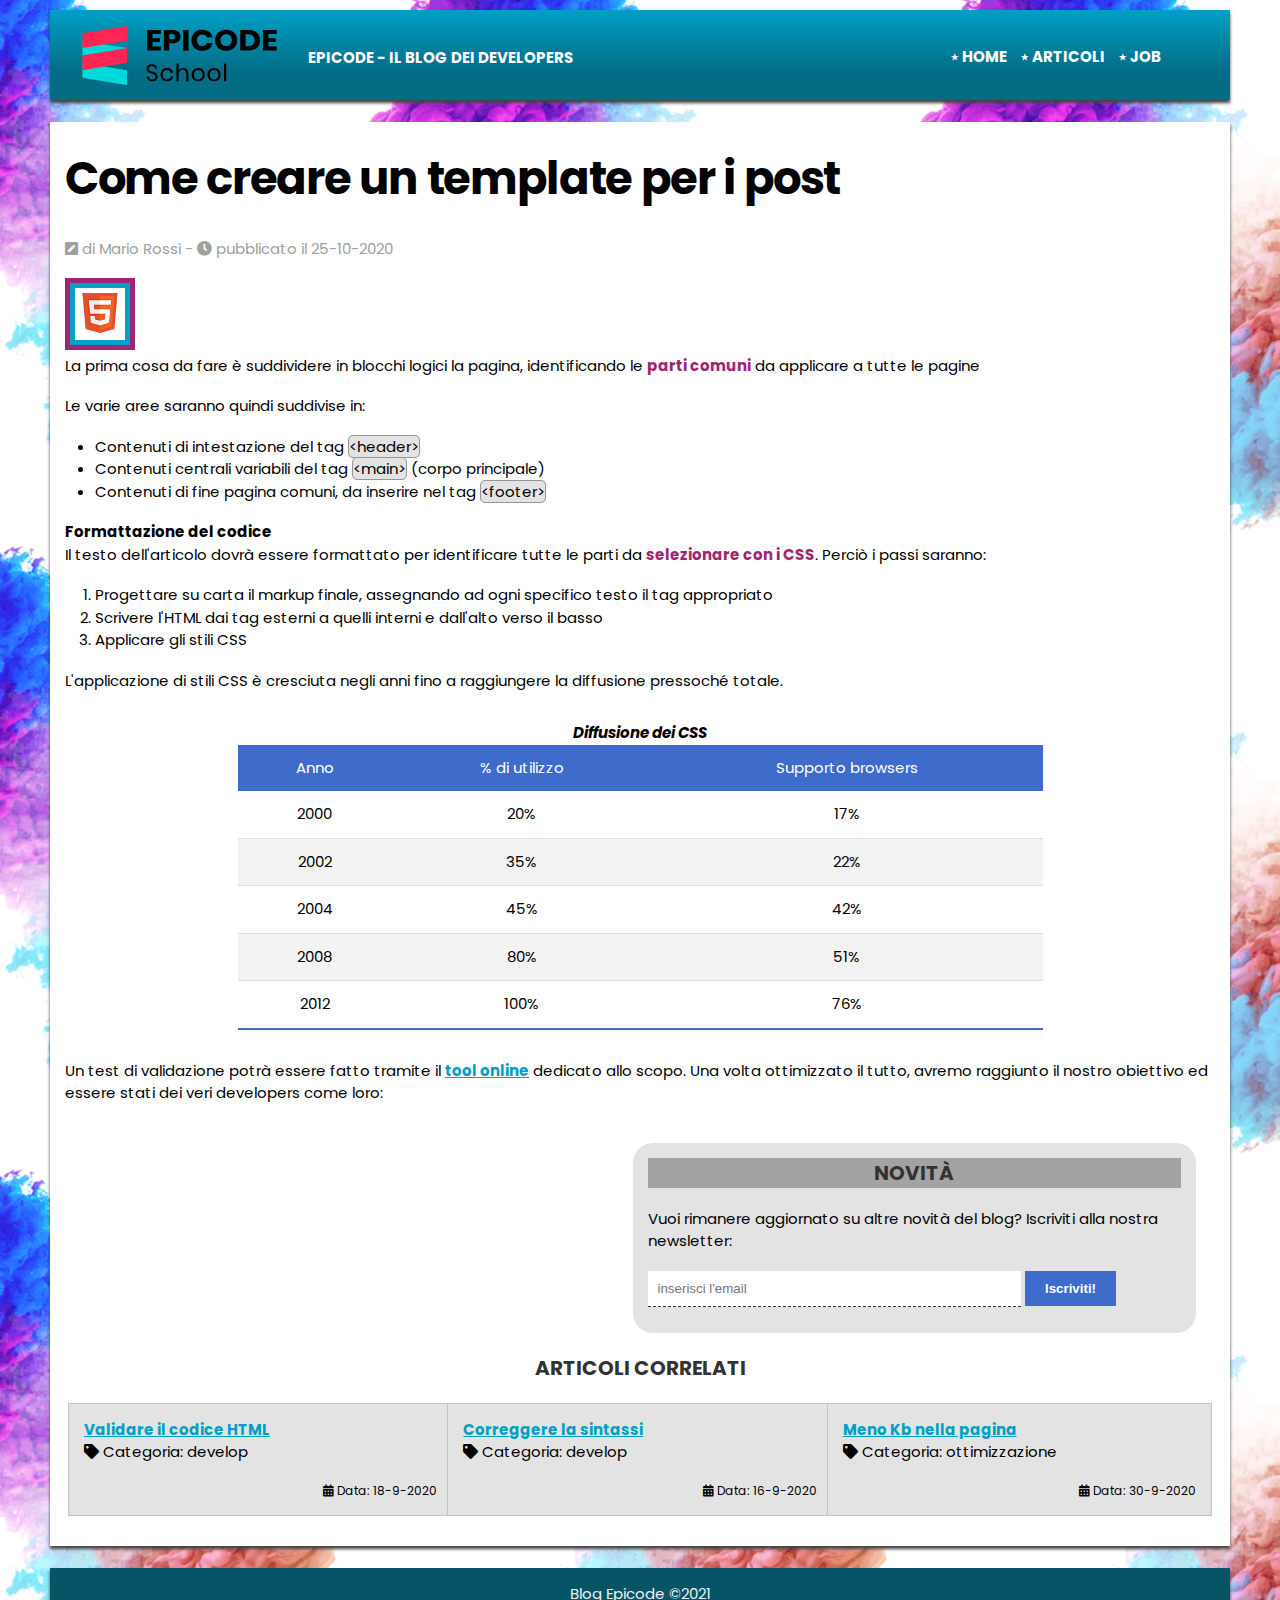
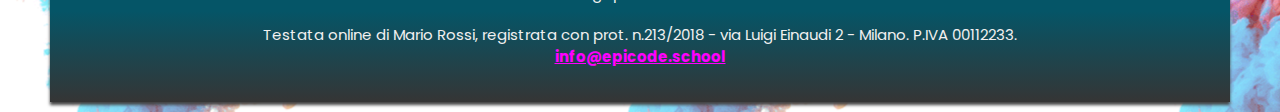
<file: Day 1/index.html>
<!DOCTYPE html>
<html lang="it">

<head>
    <meta charset="utf-8">
    <title>Sviluppo di una pagina web - Blog Epicode</title>
    <meta name="description"
        content="Primi passi operativi per creare un modello di pagina HTML per un post. Scopri come iniziare in modo facile.">
    <meta name="viewport" content="width=device-width, initial-scale=1">
    <link rel="preconnect" href="https://fonts.gstatic.com">
    <link href="https://fonts.googleapis.com/css2?family=Poppins&display=swap" rel="stylesheet">
    <link rel="stylesheet" href="./assets/css/font-awesome.css">
    <link rel="stylesheet" href="./assets/css/reset.css">
    <link rel="stylesheet" href="./assets/css/style.css">
</head>

<body>
    <header>
        <div>
            <img src="./assets/img/logo.svg" alt="logo del blog" width="250" height="60">
            <p>Epicode - Il blog dei developers</p>
        </div>
        <nav>
            <ul>
                <li><a href="index.html" title="Home Page">Home</a></li>
                <li><a href="articoli.html" title="Elenco degli articoli tecnici pubblicati">Articoli</a></li>
                <li><a href="contatti.html" title="Candidati inviando un tuo cv">Job</a></li>
            </ul>
        </nav>

    </header>

    <hr>

    <main>
        <article>
            <h1>Come creare un template per i post</h1>
            <p><i class="fas fa-pen-square"></i> di Mario Rossi - <span><i class="fas fa-clock"></i> pubblicato il
                    25-10-2020</span></p>
            <div id="container1">
                <div id="container2"><img src="assets/img/badge.png" alt="Logo HTML5"></div>
            </div>  
            <p>La prima cosa da fare è suddividere in blocchi logici la pagina, identificando le <strong>parti
                    comuni</strong> da applicare a tutte le pagine</p>

            <p>Le varie aree saranno quindi suddivise in:</p>
            <ul>
                <li>Contenuti di intestazione del tag <code>&lt;header&gt;</code></li>
                <li>Contenuti centrali variabili del tag <code>&lt;main&gt;</code> (corpo principale)</li>
                <li>Contenuti di fine pagina comuni, da inserire nel tag <code>&lt;footer&gt;</code></li>
            </ul>

            <h2>Formattazione del codice</h2>
            <p>Il testo dell'articolo dovrà essere formattato per identificare tutte le parti da <strong>selezionare con
                    i CSS</strong>. Perciò i passi saranno:</p>
            <ol>
                <li>Progettare su carta il markup finale, assegnando ad ogni specifico testo il tag appropriato</li>
                <li>Scrivere l'HTML dai tag esterni a quelli interni e dall'alto verso il basso</li>
                <li>Applicare gli stili CSS</li>
            </ol>

            <p>L'applicazione di stili CSS è cresciuta negli anni fino a raggiungere la diffusione pressoché totale.</p>

            <table>
                <caption>Diffusione dei CSS</caption>
                <thead>
                    <tr>
                        <th>Anno</th>
                        <th>% di utilizzo</th>
                        <th>Supporto browsers</th>
                    </tr>
                </thead>
                <tbody>
                    <tr>
                        <td>2000</td>
                        <td>20&percnt;</td>
                        <td>17&percnt;</td>
                    </tr>
                    <tr>
                        <td>2002</td>
                        <td>35&percnt;</td>
                        <td>22&percnt;</td>
                    </tr>
                    <tr>
                        <td>2004</td>
                        <td>45&percnt;</td>
                        <td>42&percnt;</td>
                    </tr>
                    <tr>
                        <td>2008</td>
                        <td>80&percnt;</td>
                        <td>51&percnt;</td>
                    </tr>
                    <tr>
                        <td>2012</td>
                        <td>100&percnt;</td>
                        <td>76&percnt;</td>
                    </tr>
                </tbody>
            </table>

            <p>Un test di validazione potrà essere fatto tramite il <a href="https://jigsaw.w3.org/css-validator/"
                    target="blank" title="Validatore CSS online del W3C">tool online</a> dedicato allo scopo. Una volta
                ottimizzato il tutto, avremo raggiunto il nostro obiettivo ed essere stati dei veri developers come
                loro:</p>

            <iframe width="300" height="300" src="https://www.youtube.com/embed/dvOvHXruEDM"
                title="YouTube video player"
                allow="accelerometer; autoplay; clipboard-write; encrypted-media; gyroscope; picture-in-picture"
                allowfullscreen></iframe>

            <section>
                <h2>Novità</h2>
                <p>Vuoi rimanere aggiornato su altre novità del blog? Iscriviti alla nostra newsletter:</p>

                <form method="POST" action="elabora_form.php">
                    <fieldset>
                        <input type="email" name="user_email" id="user_email" placeholder="inserisci l'email" required>
                        <button type="submit">Iscriviti!</button>
                    </fieldset>
                </form>
            </section>

        </article>

        <aside>
            <h2>Articoli correlati</h2>
            <div>
                <a href="post2.html"
                    title="Passaggi guidati per validare correttamente tutto il codice sviluppato">Validare il codice
                    HTML</a>
                <p><i class="fas fa-tag"></i> Categoria: develop</p>
                <p><i class="fas fa-calendar-alt"></i> Data: 18-9-2020</p>
            </div>

            <div>
                <a href="post3.html"
                    title="Passaggi guidati per controllare e correggere tutto il codice sviluppato">Correggere la
                    sintassi</a>
                <p><i class="fas fa-tag"></i> Categoria: develop</p>
                <p><i class="fas fa-calendar-alt"></i> Data: 16-9-2020</p>
            </div>

            <div>
                <a href="post4.html" title="Consigli ed approcci per ridurre il peso della pagina">Meno Kb nella
                    pagina</a>
                <p><i class="fas fa-tag"></i> Categoria: ottimizzazione</p>
                <p><i class="fas fa-calendar-alt"></i> Data: 30-9-2020</p>
            </div>
        </aside>
    </main>

    <hr>

    <footer>
        <p>Blog Epicode &copy;2021</p>
        <address>Testata online di Mario Rossi, registrata con prot. n.213/2018 - via Luigi Einaudi 2 - Milano. P.IVA
            00112233. <a href="mailto:info@epicode.school"
                title="contattami per informazioni/lavoro/privacy">info@epicode.school</a></address>
    </footer>

</body>

</html>
</file>
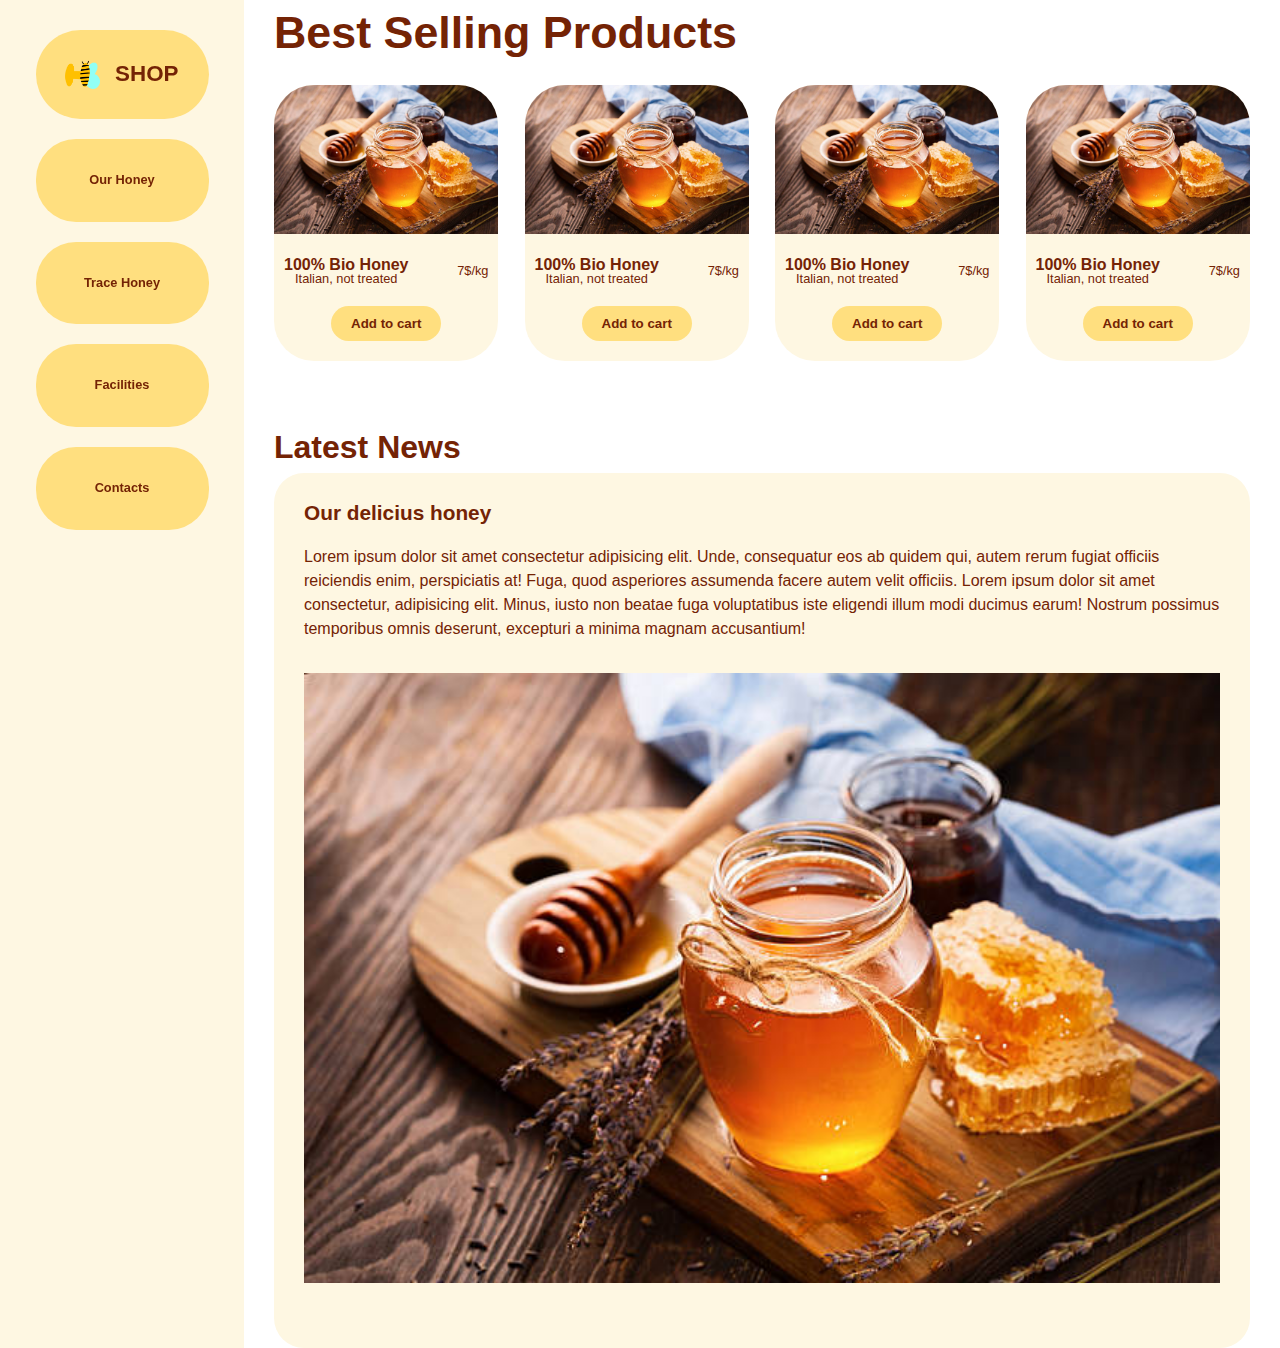
<file: Day 3/index.html>
<!DOCTYPE html>
<html lang="en">

<head>
    <meta charset="UTF-8">
    <meta name="viewport" content="width=device-width, initial-scale=1.0">
    <title>Honey Store</title>
    <link rel="stylesheet" href="assets/css/reset.css">
    <link rel="stylesheet" href="assets/css/style.css">
</head>

<body>
    <header>
        <nav>
            <ul>
                <li><img src="assets/imgs/logo.png" alt="Bee Logo">SHOP</li>
                <li>Our Honey</li>
                <li>Trace Honey</li>
                <li>Facilities</li>
                <li>Contacts</li>
            </ul>
        </nav>
    </header>
    <main>
        <article>
            <h1>Best Selling Products</h1>
            <div id="cardContainer">
                <div class="card">
                    <img src="assets/imgs/honey.jpg" alt="Honey image">
                    <div class="cardBottom">
                        <div class="cardText">
                            <div>
                                <h4>100% Bio Honey</h4>
                                <p>Italian, not treated</p>
                            </div>
                            <div>
                                <p>7$/kg</p>
                            </div>
                        </div>
                        <button type="button">Add to cart</button>
                    </div>
                </div>
                <div class="card">
                    <img src="assets/imgs/honey.jpg" alt="Honey image">
                    <div class="cardBottom">
                        <div class="cardText">
                            <div>
                                <h4>100% Bio Honey</h4>
                                <p>Italian, not treated</p>
                            </div>
                            <div>
                                <p>7$/kg</p>
                            </div>
                        </div>
                        <button type="button">Add to cart</button>
                    </div>
                </div>
                <div class="card">
                    <img src="assets/imgs/honey.jpg" alt="Honey image">
                    <div class="cardBottom">
                        <div class="cardText">
                            <div>
                                <h4>100% Bio Honey</h4>
                                <p>Italian, not treated</p>
                            </div>
                            <div>
                                <p>7$/kg</p>
                            </div>
                        </div>
                        <button type="button">Add to cart</button>
                    </div>
                </div>
                <div class="card">
                    <img src="assets/imgs/honey.jpg" alt="Honey image">
                    <div class="cardBottom">
                        <div class="cardText">
                            <div>
                                <h4>100% Bio Honey</h4>
                                <p>Italian, not treated</p>
                            </div>
                            <div>
                                <p>7$/kg</p>
                            </div>
                        </div>
                        <button type="button">Add to cart</button>
                    </div>
                </div>
                <div class="card">
                    <img src="assets/imgs/honey.jpg" alt="Honey image">
                    <div class="cardBottom">
                        <div class="cardText">
                            <div>
                                <h4>100% Bio Honey</h4>
                                <p>Italian, not treated</p>
                            </div>
                            <div>
                                <p>7$/kg</p>
                            </div>
                        </div>
                        <button type="button">Add to cart</button>
                    </div>
                </div>
            </div>
        </article>
        <section>
            <h2>Latest News</h2>
            <div id="latestNews">
                <div>
                    <h3>Our delicius honey</h3>
                    <p>Lorem ipsum dolor sit amet consectetur adipisicing elit. Unde, consequatur eos ab quidem qui,
                        autem rerum fugiat officiis reiciendis enim, perspiciatis at! Fuga, quod asperiores assumenda
                        facere autem velit officiis. Lorem ipsum dolor sit amet consectetur, adipisicing elit. Minus,
                        iusto non beatae fuga voluptatibus iste eligendi illum modi ducimus earum! Nostrum possimus
                        temporibus omnis deserunt, excepturi a minima magnam accusantium!</p>
                </div>
                <img src="assets/imgs/honey.jpg" alt="Honey image">
            </div>
        </section>
    </main>
</body>

</html>
</file>
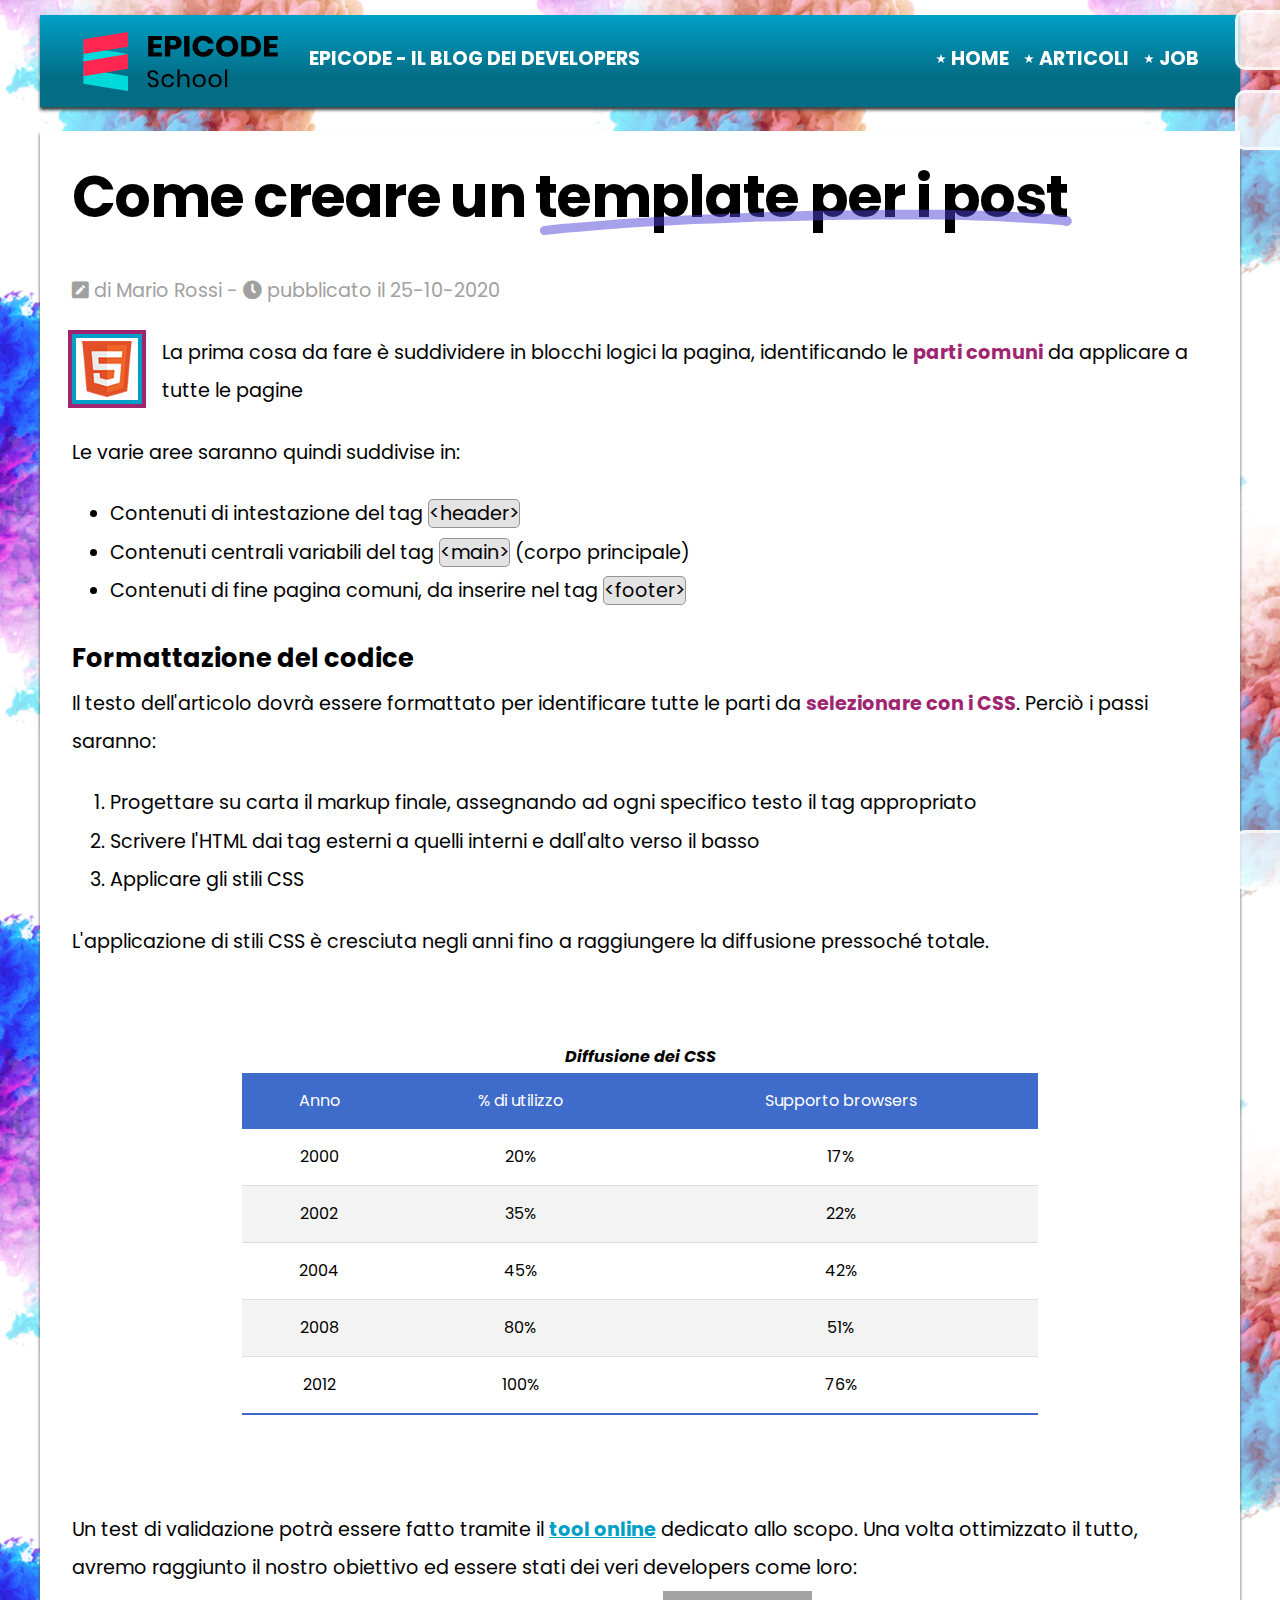
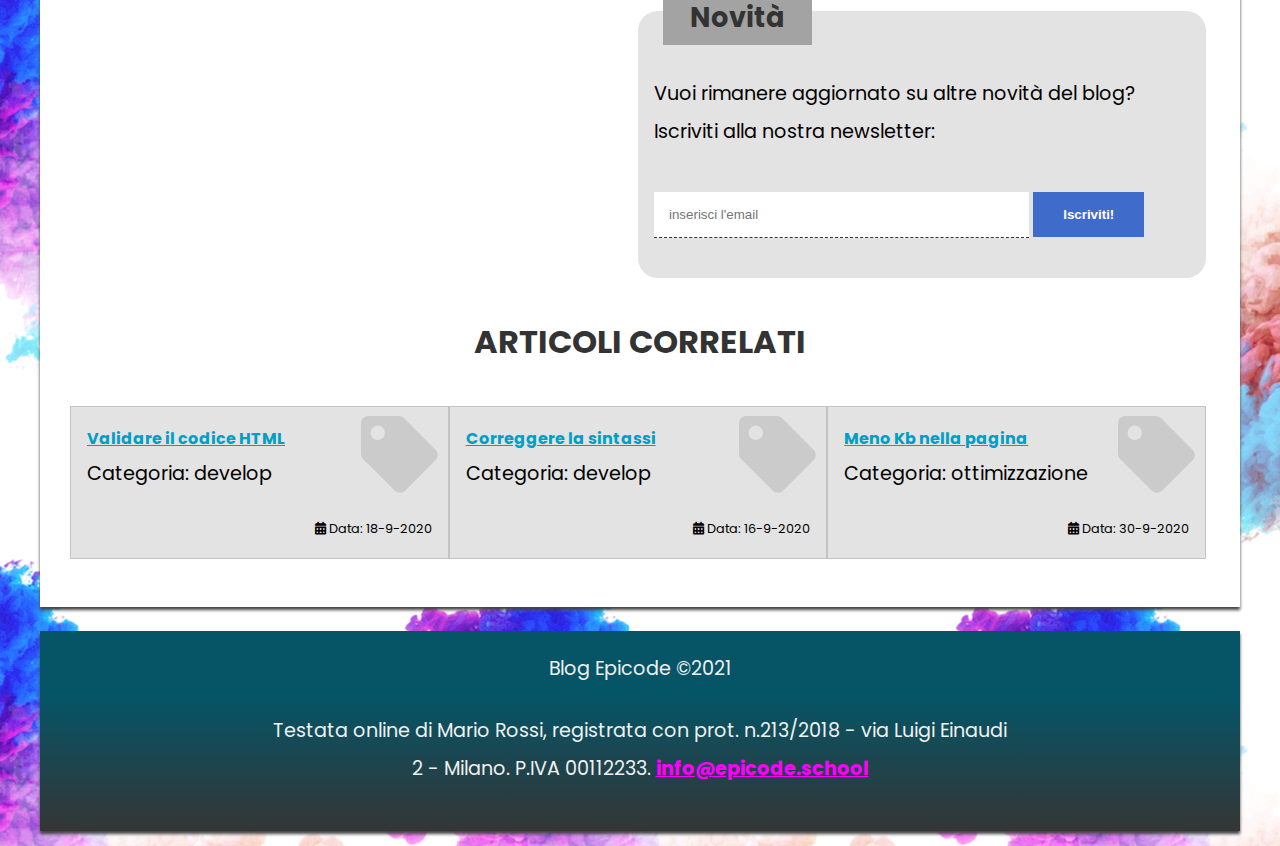
<file: Day 2/articolo.html>
<!DOCTYPE html>
<html lang="it">

<head>
    <meta charset="utf-8">
    <title>Sviluppo di una pagina web - Blog Epicode</title>
    <meta name="description"
        content="Primi passi operativi per creare un modello di pagina HTML per un post. Scopri come iniziare in modo facile.">
    <meta name="viewport" content="width=device-width, initial-scale=1">
    <link rel="preconnect" href="https://fonts.gstatic.com">
    <link rel="stylesheet" href="https://cdnjs.cloudflare.com/ajax/libs/font-awesome/6.5.2/css/all.min.css" integrity="sha512-SnH5WK+bZxgPHs44uWIX+LLJAJ9/2PkPKZ5QiAj6Ta86w+fsb2TkcmfRyVX3pBnMFcV7oQPJkl9QevSCWr3W6A==" crossorigin="anonymous" referrerpolicy="no-referrer" />
    <link href="https://fonts.googleapis.com/css2?family=Poppins&display=swap" rel="stylesheet">
    <link rel="stylesheet" href="./assets/css/font-awesome.css">
    <link rel="stylesheet" href="./assets/css/reset.css">
    <link rel="stylesheet" href="./assets/css/style.css">
</head>

<body id="top">
    <header>
        <div class="brand">
            <img src="./assets/img/logo.svg" alt="logo del blog" width="250" height="60">
            <p>Epicode - Il blog dei developers</p>
        </div>
        <nav>
            <ul>
                <li><a href="./index.html" title="Home Page">Home</a></li>
                <li><a href="./articoli.html" title="Elenco degli articoli tecnici pubblicati">Articoli</a></li>
                <li><a href="./contatti.html" title="Candidati inviando un tuo cv">Job</a></li>
            </ul>
        </nav>

    </header>

    <hr>

    <main>
        <div id="goUp">
            <a href="#top"><i class="fa-regular fa-square-caret-up"></i></a>
        </div>
        <div id="social">
            <a href="https://www.facebook.com" target="_blank"><i class="fa-regular fa-square-plus"></i></a>
        </div>
        <div id="calendar">
            <a href="https://calendar.google.com/calendar/u/0/r" target="_blank"><i class="fa-solid fa-calendar-days"></i></a>
        </div>
        <article class="clearfix">
            <h1>Come creare un <span>template per i post<img src="assets/img/underline.svg" alt="underline"> </span></h1>
            
            <p><i class="fas fa-pen-square"></i> di Mario Rossi - <span><i class="fas fa-clock"></i> pubblicato il
                    25-10-2020</span></p>
            <img src="./assets/img/badge.png" class="imgLeft" alt="logo Html5" width="70" height="70">
            <p> La prima cosa
                da
                fare è suddividere in blocchi logici la pagina, identificando le <strong>parti comuni</strong> da
                applicare a tutte le pagine</p>

            <p>Le varie aree saranno quindi suddivise in:</p>
            <ul>
                <li>Contenuti di intestazione del tag <code>&lt;header&gt;</code></li>
                <li>Contenuti centrali variabili del tag <code>&lt;main&gt;</code> (corpo principale)</li>
                <li>Contenuti di fine pagina comuni, da inserire nel tag <code>&lt;footer&gt;</code></li>
            </ul>

            <h2>Formattazione del codice</h2>
            <p>Il testo dell'articolo dovrà essere formattato per identificare tutte le parti da <strong>selezionare con
                    i CSS</strong>. Perciò i passi saranno:</p>
            <ol>
                <li>Progettare su carta il markup finale, assegnando ad ogni specifico testo il tag appropriato</li>
                <li>Scrivere l'HTML dai tag esterni a quelli interni e dall'alto verso il basso</li>
                <li>Applicare gli stili CSS</li>
            </ol>

            <p>L'applicazione di stili CSS è cresciuta negli anni fino a raggiungere la diffusione pressoché totale.</p>

            <table>
                <caption>Diffusione dei CSS</caption>
                <thead>
                    <tr>
                        <th>Anno</th>
                        <th>% di utilizzo</th>
                        <th>Supporto browsers</th>
                    </tr>
                </thead>
                <tbody>
                    <tr>
                        <td>2000</td>
                        <td>20&percnt;</td>
                        <td>17&percnt;</td>
                    </tr>
                    <tr>
                        <td>2002</td>
                        <td>35&percnt;</td>
                        <td>22&percnt;</td>
                    </tr>
                    <tr>
                        <td>2004</td>
                        <td>45&percnt;</td>
                        <td>42&percnt;</td>
                    </tr>
                    <tr>
                        <td>2008</td>
                        <td>80&percnt;</td>
                        <td>51&percnt;</td>
                    </tr>
                    <tr>
                        <td>2012</td>
                        <td>100&percnt;</td>
                        <td>76&percnt;</td>
                    </tr>
                </tbody>
            </table>

            <p>Un test di validazione potrà essere fatto tramite il <a href="https://jigsaw.w3.org/css-validator/"
                    target="blank" title="Validatore CSS online del W3C">tool online</a> dedicato allo scopo. Una volta
                ottimizzato il tutto, avremo raggiunto il nostro obiettivo ed essere stati dei veri developers come
                loro:</p>

            <iframe width="300" height="300" src="https://www.youtube.com/embed/dvOvHXruEDM"
                title="YouTube video player"
                allow="accelerometer; autoplay; clipboard-write; encrypted-media; gyroscope; picture-in-picture"
                allowfullscreen></iframe>

            <section>
                <h2>Novità</h2>
                <p>Vuoi rimanere aggiornato su altre novità del blog? Iscriviti alla nostra newsletter:</p>

                <form method="POST" action="elabora_form.php">
                    <fieldset>
                        <input type="email" name="user_email" id="user_email" placeholder="inserisci l'email" required>
                        <button type="submit">Iscriviti!</button>
                    </fieldset>
                </form>
            </section>

        </article>

        <aside>
            <h2>Articoli correlati</h2>
            <div>
                <a href="./post2.html"
                    title="Passaggi guidati per validare correttamente tutto il codice sviluppato">Validare il codice
                    HTML</a>
                <p><i class="fas fa-tag"></i> Categoria: develop</p>
                <p><i class="fas fa-calendar-alt"></i> Data: 18-9-2020</p>
            </div>

            <div>
                <a href="./post3.html"
                    title="Passaggi guidati per controllare e correggere tutto il codice sviluppato">Correggere la
                    sintassi</a>
                <p><i class="fas fa-tag"></i> Categoria: develop</p>
                <p><i class="fas fa-calendar-alt"></i> Data: 16-9-2020</p>
            </div>

            <div>
                <a href="./post4.html" title="Consigli ed approcci per ridurre il peso della pagina">Meno Kb nella
                    pagina</a>
                <p><i class="fas fa-tag"></i> Categoria: ottimizzazione</p>
                <p><i class="fas fa-calendar-alt"></i> Data: 30-9-2020</p>
            </div>
        </aside>
    </main>

    <hr>

    <footer>
        <p>Blog Epicode &copy;2021</p>
        <address>Testata online di Mario Rossi, registrata con prot. n.213/2018 - via Luigi Einaudi 2 - Milano. P.IVA
            00112233. <a href="mailto:info@epicode.school"
                title="contattami per informazioni/lavoro/privacy">info@epicode.school</a></address>
    </footer>
</body>

</html>
</file>
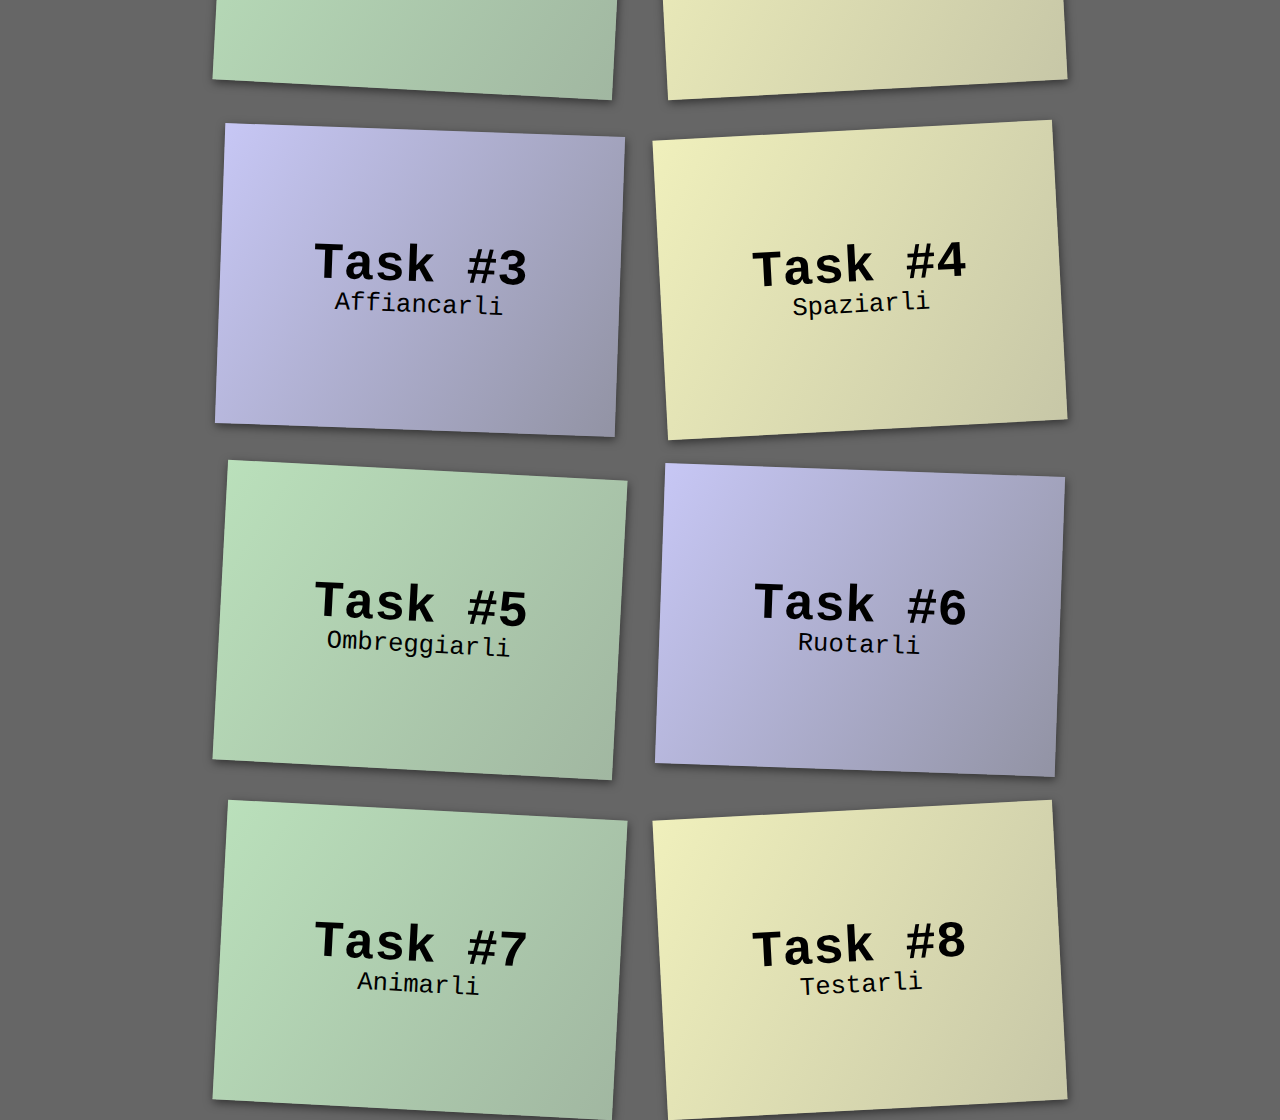
<file: Day 4/parte1/postit.html>
<!DOCTYPE html>
<html lang="it">
<head>
<meta charset="utf-8">
<title>Esempio di lavagna con Post It</title>
<meta name="description" content="Creazione di una lavagna con post animati al rollover">
<meta name="viewport" content="width=device-width, initial-scale=1">
<link rel="preconnect" href="https://fonts.gstatic.com">
<link href="https://fonts.googleapis.com/css2?family=Indie+Flower&display=swap" rel="stylesheet">
<link rel="stylesheet" href="reset.css">
<link rel="stylesheet" href="postit.css">
</head>

<body>
    <div class="Postit">
        <h2>Task #1</h2>
        <p>Creare i postit</p>
    </div>
    <div class="Postit">
        <h2>Task #2</h2>
        <p>Colorarli</p>
    </div>
    <div class="Postit">
        <h2>Task #3</h2>
        <p>Affiancarli</p>
    </div>
    <div class="Postit">
        <h2>Task #4</h2>
        <p>Spaziarli</p>
    </div>
    <div class="Postit">
        <h2>Task #5</h2>
        <p>Ombreggiarli</p>
    </div>
    <div class="Postit">
        <h2>Task #6</h2>
        <p>Ruotarli</p>
    </div>
    <div class="Postit">
        <h2>Task #7</h2>
        <p>Animarli</p>
    </div>
    <div class="Postit">
        <h2>Task #8</h2>
        <p>Testarli</p>
    </div>
</body>
</html>
</file>
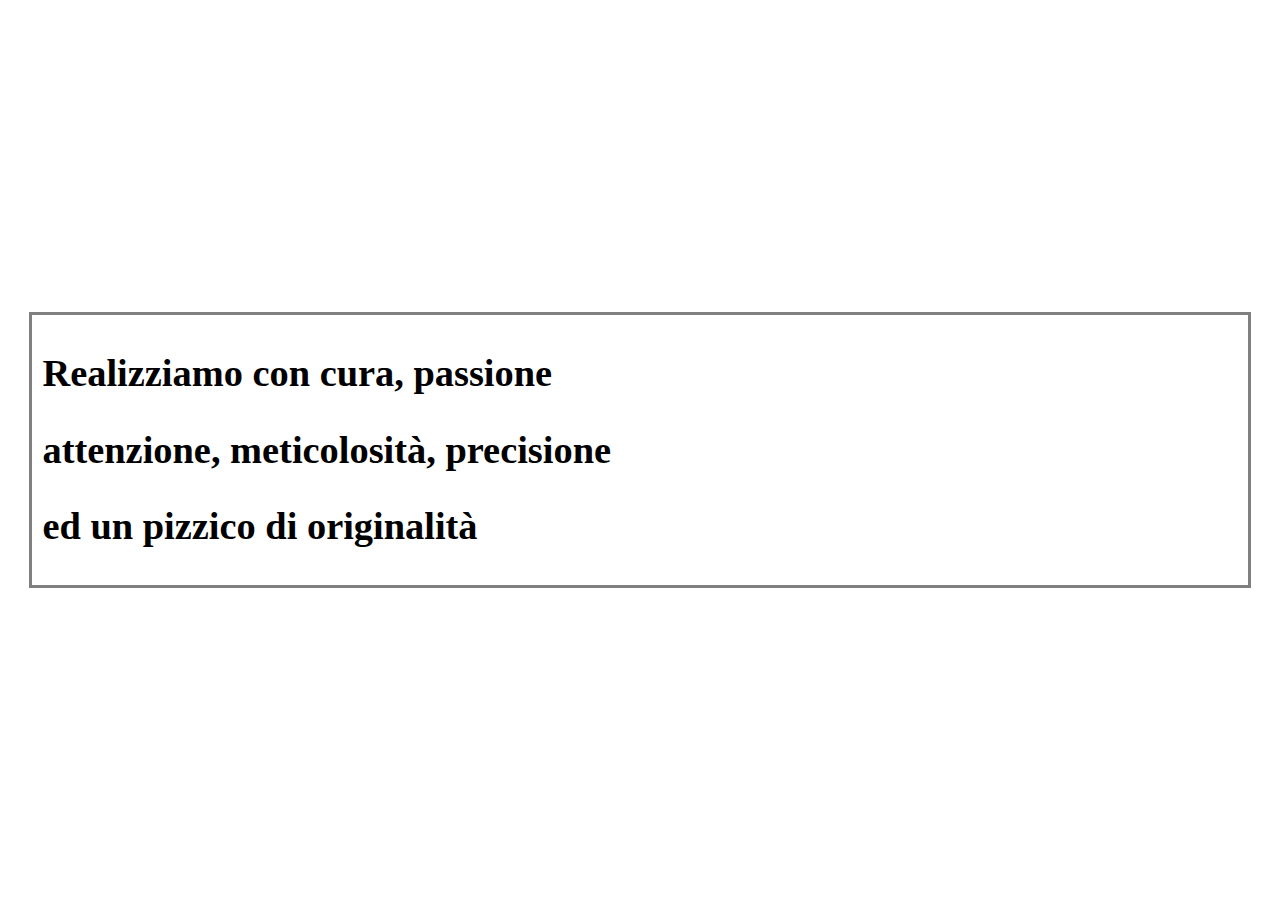
<file: Day 4/parte2/frase.html>
<!DOCTYPE html>
<html lang="it">
	<head>
		<meta charset="utf-8">
		<title>Esempio di testo a rotazione</title>
		<meta name="description" content="Creazione di uno slogan con testo a rotazione sfruttando le animazioni CSS">
		<meta name="viewport" content="width=device-width, initial-scale=1">
		<link rel="preconnect" href="https://fonts.gstatic.com">
		<link href="https://fonts.googleapis.com/css2?family=Bree+Serif&display=swap" rel="stylesheet">
		<link rel="stylesheet" href="reset.css">
		<link rel="stylesheet" href="frase.css">
	</head>
    <body>
		<main>
			<div id="testoAlternato">
				<p>
					Realizziamo con cura, passione
					<br>
					attenzione, meticolosità, precisione
					<br>
					ed un pizzico di originalità
					<span class="parole">
						<i>interfacce web</i>
						<i>single page app</i>
						<i>app native</i>
					</span>
				</p>
			</div>
		</main>
    </body>
</html>
</file>
<file: Day 1/assets/css/style.css>
/* IMPOSTAZIONI GENERALI */
html {
    font-size: 62.5%;
}

body {
    font-family: Poppins, 'Helvetica Neue', sans-serif;
    font-size: 1.4rem;
    line-height: 1.5;
    padding: 15px;
    background-image: url('../img/sfondo.png');
    background-position: center center;
}

* {
    box-sizing: border-box;
}

hr {
    display: none;
}

/* rimuove l'elemento */

/* HEADER */
header {
    background: rgb(0, 160, 198);
    background: linear-gradient(180deg, rgba(0, 160, 198, 1) 0%, rgba(3, 109, 134, 1) 68%);
    text-align: center;
    text-transform: uppercase;
    font-weight: bold;
    color: white;
    box-shadow: 0 3px 3px #444;
    margin-bottom: 1.5em;
    padding: 2em 1.5em;
}

header div img {
    margin-bottom: 20px;
}

header nav ul {
    margin: 0;

}

header nav li {
    list-style: none;
    display: inline-block;
    margin-right: 10px;
}

header nav li a {
    color: white;
    text-decoration: none;
}

header nav li a:hover {
    color: red;
}

header nav li a::before {
    content: "\22c6\0020";
}

/* MAIN */
main {
    background-color: #fff;
    box-shadow: 0 3px 3px #444;
    padding: 2em 1em;
    margin-bottom: 1.5em;
}

section {
    background-color: #e3e3e3;
    padding: 1em;
    margin-bottom: 2em;
}

section h2 {
    text-align: center;
    color: #333;
    font-size: 2rem;
    font-weight: bold;
    text-transform: uppercase;
    margin-bottom: 1em;
}

/* ELEMENTI NEL MAIN - ARTICLE */
h1 {
    font-size: 3em;
    font-weight: bold;
    letter-spacing: -0.03em;
    margin-bottom: 0.7em;
    line-height: 1.2;
}

p,
address,
ul,
ol,
dl,
blockquote {
    margin-bottom: 1.2em;
}

h1+p {
    color: #a0a0a0;
}

#container1 {
    border: 5px solid #A12572;
    width: 70px;
    margin-bottom: 5px;
}

#container2 {
    border: 5px solid #01A0C6;
    text-align: center;
    vertical-align: middle;
}

#container2 img {
    padding-top: 5px;
    width: 80%;
}

ul,
ol {
    margin-left: 2em;
}

a {
    color: #00A0C6;
    font-weight: bold;
}

strong {
    color: #a02571;
    font-weight: bold;
}

code {
    background-color: #e3e3e3;
    border: 1px solid #969494;
    border-radius: 5px;
}

iframe {
    width: 100%;
    height: auto;
    margin-bottom: 2em;
    border-radius: 20px;
}

/* TABELLE */
table {
    margin-bottom: 2em;
}

caption {
    font-weight: bold;
    font-style: italic;
}

thead tr {
    background-color: #3f6bca;
    color: #ffffff;
}

th,
td {
    padding: 12px 15px;
    vertical-align: bottom;
    text-align: center;
}

tbody tr {
    border-bottom: 1px solid #dddddd;
}

tbody tr:nth-of-type(even) {
    background-color: #f3f3f3;
}

tbody tr:last-of-type {
    border-bottom: 2px solid #3f6bca;
}

/* FORM */
section h2 {
    background-color: #A3A3A3;
}

input {
    padding: 5px;
    border: 0;
    border-bottom: 1px dashed #333;
}

button {
    padding: 4px 7px;
    background-color: #3f6bca;
    border: 0;
    color: white;
    font-weight: bold;
}

/* ELEMENTI NELL' ASIDE */
aside h2 {
    text-align: center;
    color: #333;
    font-size: 2rem;
    font-weight: bold;
    text-transform: uppercase;
    margin-bottom: 1em;
}

aside div {
    background-color: #e3e3e3;
    border: 1px solid #c3c3c3;
    margin-bottom: 1em;
    padding: 1em;
}

aside div p:last-child {
    margin-bottom: 0;
    font-size: 0.8em;
    text-align: right;
}


/* FOOTER */
footer {
    background: rgb(53, 53, 53);
    background: linear-gradient(0deg, rgba(53, 53, 53, 1) 0%, rgba(5, 85, 103, 1) 68%);
    box-shadow: 0 3px 3px #444;
    color: #f0f0f0;
    padding: 1em;
    text-align: center;
    font-size: 1em;
}

footer a {
    color: fuchsia;
}

@media screen and (min-width: 576px) {
    body {
        font-size: 2rem;

    }

    /* ELEMENTI NEL MAIN - ARTICLE */

    main h2 {
        font-weight: bold;
    }

    /* TABELLE */
    table {
        margin: 2em auto;
    }

    /* FORM */
    input {
        padding: 15px;
        width: 70%;
    }

    button {
        padding: 15px 30px;
    }
}

@media screen and (min-width: 1024px) {
    body {
        font-size: 1.5rem;
        padding: 10px 50px;
    }

    /* HEADER */
    header {
        padding: 5px;
        text-align: left;
        position: relative;


    }

    header div,
    header nav,
    header p {
        display: inline-block;
        vertical-align: middle;
    }

    header div img {
        margin: 10px 0 -10px;

    }

    header nav {
        position: absolute;
        top: 40%;
        right: 5%;
    }

    header p {
        margin: 0 0 25px;
    }

    table {
        margin: 2em auto;
        width: 70%;
    }

    /* FORM e VIDEO */

    iframe,
    section {
        display: inline-block;
        width: 49%;
        margin: 20px auto;
        height: 190px;
    }

    iframe {
        vertical-align: top;

    }

    section {
        border-radius: 20px;
    }

    input {
        padding: 10px;
        width: 70%;
    }

    button {
        padding: 10px 20px;
    }

    /* ELEMENTI NELL' ASIDE */
    aside div {
        display: inline-block;
        width: 33.5%;
        margin: 0 -5px;
        text-align: left;

    }

    aside {
        text-align: center;
    }



    /* FOOTER */
    footer {
        padding: 1em 10em;
        text-align: center;
        font-size: 1em;
    }
}

@media print {
    body {
        font-size: 2.2rem;

    }

    h1 {
        font-size: 1em;
    }

    header,
    footer,
    iframe,
    section,
    aside {
        display: none;
    }

    main {
        border: none;
        box-shadow: none;
    }

    #container1 {
        float: left;
        
    }
}
</file>
<file: Day 3/assets/css/style.css>
* {
    box-sizing: border-box;
}

body {
    
    padding: 20px 10px;
    font-family: Verdana, Geneva, Tahoma, sans-serif;
}

p, button, li, h1, h2, h4, h3 {
    color: #742305;
}

/* header */
header {
    background-color: #FEF7E2;
    height: 300px;
    border-radius: 90px;
    margin-bottom: 20px;
}

nav {
    display: flex;
    height: 100%;
    align-items: center;
}

nav ul {
    display: flex;
    flex-wrap: wrap;
    list-style-type: none;
    justify-content: center;
    height: 80%;
}

nav ul li {
    background-color: #FFDF7F;
    margin: 10px;
    padding: 5px;
    border-radius: 40px;
    width: 35%;
    font-weight: bold;
    display: flex;
    align-items: center;
    justify-content: center;
}

nav ul li:nth-child(1) {
    display: flex;
    align-items: center;
    justify-content: center;
    width: 70%;
    font-size: 1.6em;
    border-radius: 50px;
    padding: 20px;
    
}

nav ul li img {
    width: 15%;
    margin-right: 15px;
}


/* main */
h1 {
    text-align: center;
    font-size: 2rem;
    font-weight: bolder;
    margin: 30px 50px;
    
}


/* card */
.card {
    border-radius: 40px;
    background-color: #FEF7E2;
    overflow: hidden;
    margin-bottom: 40px;
}

.card img {
    width: 100%;
    
}

.cardBottom {
    
    padding: 20px 10px;
    border-radius: 0 0 40px 40px;
    display: flex;
    flex-direction: column;
    align-items: center;
    
    
}

.cardText {
    display: flex;
    justify-content: space-around;
    align-items: center;
    margin-bottom: 20px;
    width: 100%;
    
}

.cardText div {
    text-align: center;
}
.cardText h4 {
    font-weight: bold;
    font-size: 1.2em;
}

.cardBottom button {    
    background-color: #FFDF7F;
    border: none;
    font-weight: bolder;    
    padding: 10px 50px;
    border-radius: 30px;
}

.card:nth-of-type(5) {
    display: none;
}

/* section */

h2 {
    text-align: center;
    font-size: 1.6rem;
    font-weight: bolder;
    margin: 30px 50px;
}

#latestNews {
    padding: 30px;
    background-color: #FEF7E2;
    border-radius: 30px;    
}

#latestNews h3 {
    font-size: 1.3rem;
    font-weight: bolder;
    margin: 0 0 1em;
}

#latestNews img {
    width: 100%;
    margin: 2em 0;
}

#latestNews p {
    line-height: 1.5em;
}

@media screen and (min-width: 500px) {
    body {
        padding: 0;
        
    }
    
    header {
        height: auto;
        border-radius: 0;
    }

    nav ul li:nth-child(1) {
       width: 20%;
        font-size: 1.4em;
        padding: 25px 0px;
        order: 1;
    }

    nav ul li:nth-child(5) {
        order: 3;
    }

    nav ul li:nth-child(4) {
        order: 2;
    }

    nav ul li {
        margin: 10px 5px;
        padding: 15px 0px;
        width: 15%;
        flex-grow: 1;
        font-size: 0.7em;
    }

    nav ul {
        align-items: center;
        height: auto;
    }

    nav ul li img {
        width: 20%;
    }

    /* main */
    main {
        margin: 0 10px;
    }
    
    h1 {
    text-align: left;
    margin: 30px 0;
    }

    /* card */

    #cardContainer {
        display: flex;
        flex-wrap: wrap;
        justify-content: space-between;
    }

    .card {
        width: 48%;
    }

    /* section */

    h2 {
    text-align: left;
    font-size: 2rem;
    margin: 30px 0 10px;
    }
}

@media screen and (min-width: 769px) {
    body {
        display: flex;
    }

    header {
        width: 25%;
        margin: 0;
        
    }

    main {
        width: 75%;
    }

    nav ul {
        justify-content: flex-start;
        width: 90%;
        margin-top: 20px;
    }

    nav {
        height: auto;
        justify-content: center;
        position: sticky;
        top: 0;
        
    }

    nav ul li {
        padding: 35px 0px;
        width: 75%;
        font-size: 0.8em;
    }

    nav ul li:nth-child(1) {
       font-size: 1.4em;
        order: -1;
        padding: 30px 0px;

        
    }

    /* main */
    main {
        margin: 10px 30px 0;
    }
    
    h1 {
    font-size: 2.8rem;
    margin-bottom: 30px;
    margin-top: 0;
    }

    /* card */

 

    .card {
        width: 31%;
    }

    .card:nth-of-type(4) {
        display: none;
    }

    .cardBottom button {
       padding: 10px 20px;
    }

    .cardText {
        justify-content: space-between;
    }

    .cardText h4 {
        font-size: 1em;
    }
    
    .cardText p {
        font-size: 0.8em;
    }
}

@media screen and (min-width: 1024px) {
    .card:nth-of-type(4) {
        display: block;
    }

    header {
        width: 20%;
        
    }

    main {
        width: 80%;
    }

    nav ul {
        width: 75%;
    }

    .card {
        width: 23%;
    }
}

@media screen and (min-width: 1400px) {
    .card:nth-of-type(5) {
        display: block;
    }

    header {
        width: 13%;
        
    }

    main {
        width: 87%;
    }

    .card {
        width: 18%;
    }

    #latestNews {
        display: flex;
        align-items: flex-start;
    }

    #latestNews img {
        width: 50%;
        order: -1;
        margin: 0;
        margin-right: 20px;
    }

    nav ul li {
        padding: 40px 0px;
        border-radius: 45px;
    }
}
</file>
<file: Day 2/assets/css/style.css>
/* IMPOSTAZIONI GENERALI */

body {
  font-family: Poppins, "Helvetica Neue", sans-serif;
  line-height: 1.6;
  padding: 15px;
  background-image: url("../img/sfondo.png");
  background-position: center center;
}

* {
  box-sizing: border-box;
}

hr {
  display: none;
} /* rimuove l'elemento */

/* HEADER */
header {
  background: rgb(0, 160, 198);
  background: linear-gradient(180deg, rgba(0, 160, 198, 1) 0%, rgba(3, 109, 134, 1) 68%);
  text-align: center;
  text-transform: uppercase;
  font-weight: bold;
  color: white;
  box-shadow: 0 3px 3px #444;
  margin-bottom: 1.5em;
  padding: 2em 1.5em;
  position: sticky;
  top: 0;
  z-index: 1;
}

@media screen and (min-width: 800px) {
  header {
    padding: 1em;
  }
}

@media screen and (max-width: 1199px) {
  header .brand img {
    margin-bottom: 20px;
  }
}

@media screen and (min-width: 1200px) {
  header {
    text-align: left;
  }
  header .brand,
  header nav,
  header .brand p {
    display: inline-block;
  }

  header .brand {
    width: 75%;
  }
  header .brand img {
    vertical-align: middle;
  }
  header .brand p {
    margin-bottom: 0;
  }
}

header nav ul {
  margin: 0;
}
header nav li {
  list-style: none;
  display: inline-block;
  margin-right: 10px;
}
header nav li:last-child {
  margin-right: 0;
}
header nav li a {
  color: white;
  text-decoration: none;
}
header nav li a:hover {
  color: red;
}
header nav li a::before {
  content: "\22c6\0020";
}

/* MAIN */
main {
  background-color: #fff;
  box-shadow: 0 3px 3px #444;
  padding: 2em 1em;
  margin-bottom: 1.5em;
}
@media screen and (min-width: 700px) {
  main {
    padding: 2em;
  }

  #social {
    top:10px
  }

  #calendar {
    top: 90px;
  }
}
#goUp, #social, #calendar {
  width: 60px;
  height: 60px;
  border: 3px solid rgb(255, 255, 255);
  background-color: rgba(255, 255, 255, 0.829);
  position: fixed;
  z-index: 2;
  opacity: 0.9;
  border-radius: 10px;
  right: -15px;
  box-shadow: 1px 1px 1px 1px rgba(255, 255, 255, 0.082);
}

#goUp {
  bottom: 10px;
  
}

#calendar {
  
  bottom: 90px
}

#social {
  
  bottom: 170px
}

a i {
  font-size: 1.9em;
  position: absolute;
  top: 20%;
  right: 25%;
  color: #3E6BCA;
}

#goUp i {
  color: red;
}
section {
  background-color: #e3e3e3;
  padding: 1.5em 1em;
  margin-bottom: 2em;
  position: relative;
}

section h2 {
  text-align: center;
  color: #333;
  font-size: 1.4rem;
  margin-bottom: 1.7rem;
  font-weight: bold;
  background-color: #a3a3a3;
  padding: 0px 1em;
  position: absolute;
  top: -20px;
  left: 25px;
}

section p {
  margin-top: 10px;
}

/* ELEMENTI NEL MAIN - ARTICLE */

h1 {
  font-size: 2rem;
  line-height: 1.2;
  font-weight: bold;
  letter-spacing: -0.03em;
  margin-bottom: 0.7em;
  
}

h1 span {
  position: relative;
  text-wrap: nowrap;
}
span img {
  width: 100%;
  position: absolute;
  bottom: 0px;
  left: 5px;
  opacity: 0.5;
}

p,
address,
ul,
ol,
dl,
blockquote {
  margin-bottom: 1.2em;
}

h1 + p {
  color: #a0a0a0;
}

@media screen and (max-width: 499px) {
  p,
  ul,
  ol {
    font-size: 1rem;
  }

  h2 {
    font-size: 1.3rem;
    font-weight: 700;
  }
}

@media screen and (min-width: 500px) {
  h1 {
    font-size: 3rem;
  }

  p,
  ul,
  ol {
    font-size: 1.2rem;
  }

  h2 {
    font-size: 1.6rem;
    font-weight: 700;
  }

  h1 + img {
    width: 400px;
    bottom: 45px;
    
  }
}

@media screen and (min-width: 700px) {
  h1 {
    font-size: 3.6rem;
  }

  h1 + img {
    width: 500px;
    bottom: 50px;
    
  }
}

@media screen and (min-width: 1200px) {
  body {
    line-height: 2;
  }
  section {
    border-radius: 20px;
  }

  h1 + img {
    width: 510px;
    bottom: 55px;
    left: 470px;
  }
}

.imgLeft {
  margin-right: 20px;
  border: 4px solid #00a0c6;
  outline: 4px solid #a02571;
  padding: 3px;
  float: left;
}

ul,
ol {
  margin-left: 2em;
}
a {
  color: #00a0c6;
  font-weight: bold;
}
strong {
  color: #a02571;
  font-weight: bold;
}
code {
  background-color: #e3e3e3;
  border: 1px solid #969494;
  border-radius: 5px;
}
iframe {
  width: 100%;
  height: auto;
  margin-bottom: 2em;
  border-radius: 20px;
}

@media screen and (min-width: 1200px) {
  iframe,
  section {
    display: inline-block;
    width: 50%;
    margin-inline: -2px;
    vertical-align: middle;
    height: 267px;
  }
  section p {
    margin: 40px 0;
  }

  section h2 {
    font-size: 1.7em;
  }

  iframe {
    height: 267px;
  }
}

/* TABELLE */
table {
  margin-bottom: 2em;
}
@media screen and (min-width: 500px) {
  table {
    margin: 0 auto 2em;
  }
}
@media screen and (min-width: 700px) {
  table {
    width: 70%;
    margin-block-start: 5rem;
    margin-block-end: 6rem;
  }
}

caption {
  font-weight: bold;
  font-style: italic;
}
thead tr {
  background-color: #3f6bca;
  color: #ffffff;
}
th,
td {
  padding: 12px 15px;
  vertical-align: bottom;
  text-align: center;
}
tbody tr {
  border-bottom: 1px solid #dddddd;
}

tbody tr:nth-of-type(even) {
  background-color: #f3f3f3;
}

tbody tr:last-of-type {
  border-bottom: 2px solid #3f6bca;
}

/* FORM */
input {
  padding: 5px;
  border: 0;
  border-bottom: 1px dashed #333;
}
button {
  padding: 4px 7px;
  background-color: #3f6bca;
  border: 0;
  color: white;
  font-weight: bold;
}
@media screen and (min-width: 500px) {
  input {
    display: inline-block;
    width: 70%;
  }
}
@media screen and (min-width: 700px) {
  input {
    padding: 15px;
  }
  button {
    padding: 15px 30px;
  }
}

/* ELEMENTI NELL' ASIDE */
aside h2 {
  text-align: center;
  color: #333;
  font-size: 2rem;
  font-weight: bold;
  text-transform: uppercase;
  margin-bottom: 1em;
}
aside div {
  background-color: #e3e3e3;
  border: 1px solid #c3c3c3;
  margin-bottom: 1em;
  padding: 1em;
  position: relative;
}

i.fa-tag {
  position: absolute;
  font-size: 4em;
  opacity: 0.1;
  top: 10px;
  right: 10px;
}

@media screen and (min-width: 1200px) {
  aside div {
    display: inline-block;
    width: 33.333%;
    margin-inline: -2px;
  }
}
aside div p:last-child {
  margin-bottom: 0;
  font-size: 0.8em;
  text-align: right;
}

/* FOOTER */
footer {
  background: rgb(53, 53, 53);
  background: linear-gradient(0deg, rgba(53, 53, 53, 1) 0%, rgba(5, 85, 103, 1) 68%);
  box-shadow: 0 3px 3px #444;
  color: #f0f0f0;
  padding: 1em;
  text-align: center;
  font-size: 1.2rem;
}

@media screen and (min-width: 800px) {
  footer {
    padding: 1em 12em;
  }
}

footer a {
  color: fuchsia;
}

@media screen and (min-width: 1200px) {
  header,
  main,
  footer {
    max-width: 1200px;
    margin-left: auto;
    margin-right: auto;
  }
}

@media print {
  body {
    font-size: 24px;
    padding: 0;
    background-image: none;
  }
  main {
    box-shadow: none;
    margin: 0;
  }
  thead tr {
    background-color: #d3d3d3;
    color: black;
  }
  thead tr,
  tbody tr {
    border-bottom: 1px solid #666;
  }

  header,
  article section,
  iframe,
  aside,
  footer,
  .social,
  .toTop {
    display: none;
  }
}
</file>
<file: Day 4/parte1/postit.css>
body {
    background-color: #666666;
    display: flex;
    justify-content: center;
    align-content: center;
    align-items: center;
    flex-wrap: wrap;
    font-size: 1.6rem;
    font-family:'Courier New', Courier, monospace;
    height: 100vh;
}

h2 {
    font-weight: bold;
    font-size: 2em;
}

.Postit {
    width: 400px;
    height: 300px;
    margin: 20px;
    box-shadow: 1px 3px 10px rgba(0, 0, 0, 0.514);
    display: flex;
    flex-direction: column;
    justify-content: center;
    align-items: center;
}
.Postit:nth-of-type(2n) {
    background: linear-gradient(120deg, #F0F0BC, #C7C7A7);
    animation: animazione1 0.3s linear 0s 1;
    transform: rotate(-3deg) scale(1);
}

.Postit:nth-of-type(2n + 1) {
    background: linear-gradient(120deg,  #BAE0BB, #A1B7A1);
    animation: animazione1 0.3s linear 0s 1;
    transform: rotate(3deg) scale(1);
}

.Postit:nth-of-type(3n + 3) {
    background: linear-gradient(120deg,  #C7C7F5, #9293A4);
    animation: animazione1 0.3s linear 0s 1;
    transform: rotate(2deg) scale(1);
}



@keyframes animazione1 {
    0% {opacity: 0;
        transform: scale(2) rotate(0deg);
        box-shadow: 9px 5px 20px 2px black;
    }
    50% {opacity: 0.5;
        transform: scale(1.6) rotate(-1deg);
        box-shadow: 5px 2px 10px 1px black;

    }

    100% {
        transform: rotate(-3deg) scale(1);
        box-shadow: 1px 2px 5px rgba(0, 0, 0, 0.514);
    }
}

@keyframes animazione2 {
    0% {opacity: 1;
        transform: scale(1.8) rotate(0deg);
        box-shadow: 9px 5px 20px 2px black;

    }

    0% {
        transform: scale(1.4) rotate(1deg);
        box-shadow: 5px 2px 10px 1px black;

    }

    100% {
        transform: rotate(3deg) scale(1);
        box-shadow: 1px 2px 5px rgba(0, 0, 0, 0.514);
    }
}

@keyframes animazione3 {
    0% {
        transform: scale(1.8) rotate(0deg);
        box-shadow: 9px 5px 20px 2px black;

    }

    50% {
        transform: scale(1.4) rotate(1deg);
        box-shadow: 5px 2px 10px 1px black;

    }

    100% {
        transform: rotate(2deg) scale(1);
        box-shadow: 1px 2px 5px rgba(0, 0, 0, 0.514);
    }
}

.Postit:hover {
    transform: scale(1.2) rotate(0deg);
    box-shadow: 9px 5px 20px 2px black;
    z-index: 1;
    transition: all 0.2s linear;
}
</file>
<file: Day 4/parte2/frase.css>
/*
1 creazione del testo e formattazione di 1 parola da far ruotare
2 inserimento delle altre 2 parole
3 sovrapporre le 3 parole
4 mostrare 1 parola e nascondere le altre 2
5 animare 1 parola (fadein - fadeout con spostamento)
6 animare le altre 2 parole
7 ritardare progressivamente l'animazione delle altre 2 parole 
*/

body {
    display: flex;
    justify-content: center;
    align-items: center;
    height: 100vh;
    font-size: 1.6rem;
}

#testoAlternato {
    font-size: 1.5em;
    font-weight: bold;
    border: 3px solid gray;
    padding: 20px 80px 20px 10px;
    line-height: 2em;
}

.parole {
    color: #6A889C;
}

.parole i {
    visibility: hidden;
    display: inline-block;
}
i:first-child {
    animation: animazione 15s linear 0s infinite;
}
i:nth-child(2) {
    transform: translate(-250px, -200px);
    animation: animazione2 15s linear 5s infinite;
    
    
}

i:nth-child(3) {
    transform: translate(-510px, -200px);
    animation: animazione3 15s linear 10s infinite;
}

@keyframes animazione {
    0% {
        visibility: visible;
        opacity: 0;
        transform: translate(0, -200px);
    }
    
    16% {
        opacity: 1;
        transform: translate(0,0);
    }

    33% {
        opacity: 1;
        transform: translate(0,0);
    }

    49% {
        opacity: 0;
        transform: translate(0, 200px);
    }

    100% {
        opacity: 0;
        transform: translate(0, -200px);
    }
}

@keyframes animazione2 {
    0% {
        visibility: visible;
        opacity: 0;
        transform: translate(-250px, -200px);
    }
    
    16% {
        opacity: 1;
        transform: translate(-250px,0);
    }

    33% {
        opacity: 1;
        transform: translate(-250px,0);
    }

    49% {
        opacity: 0;
        transform: translate(-250px, 200px);
    }

    100% {
        opacity: 0;
        transform: translate(-250px, -200px);
    }
}

@keyframes animazione3 {
    0% {
        visibility: visible;
        opacity: 0;
        transform: translate(-510px, -200px);
    }
    
    16% {
        opacity: 1;
        transform: translate(-510px,0);
    }

    33% {
        opacity: 1;
        transform: translate(-510px,0);
    }

    49% {
        opacity: 0;
        transform: translate(-510px, 200px);
    }

    100% {
        opacity: 0;
        transform: translate(-510px, -200px);
    }
}
</file>
